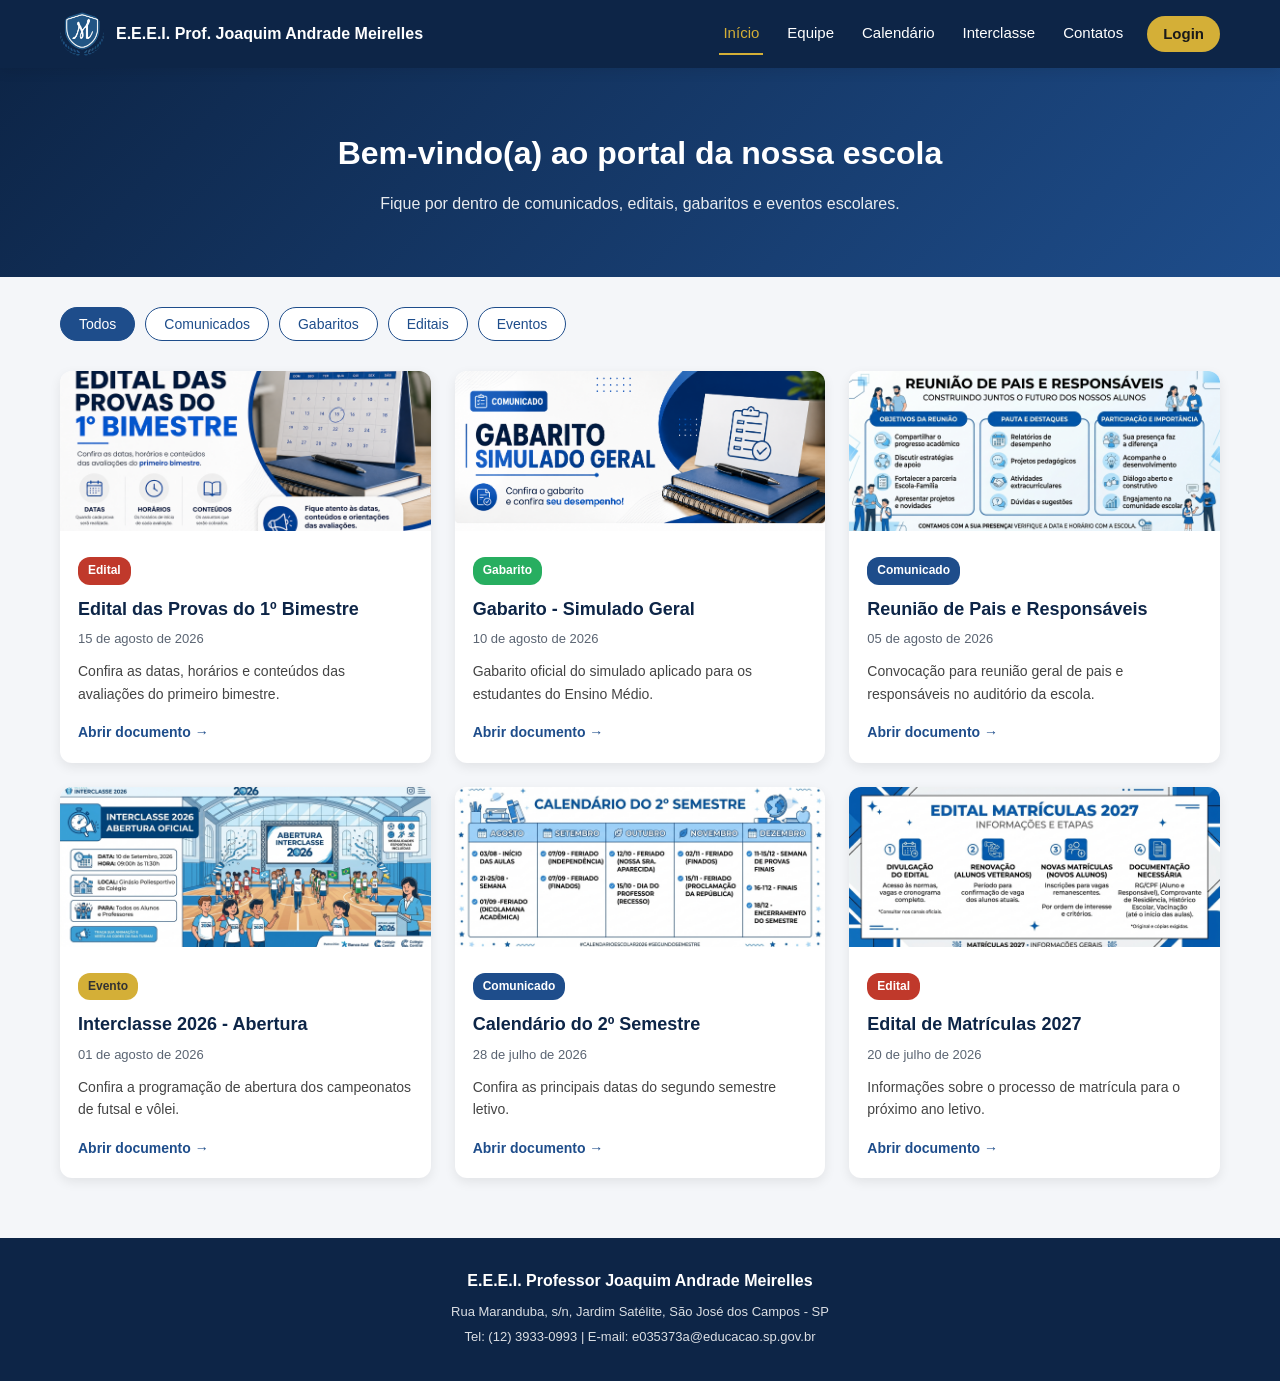
<file: index.html>
<!DOCTYPE html>
<html lang="pt-BR">
<head>
<meta charset="UTF-8">
<meta name="viewport" content="width=device-width, initial-scale=1.0">
<title>E.E.E.I. Prof. Joaquim Andrade Meirelles</title>
<link rel="stylesheet" href="style.css">
</head>
<body>

<header class="header">
  <div class="header-container">
    <a href="index.html" class="logo-link">
      <img src="img/Logo Meirelles.png" alt="Logo da Escola" class="logo-img">
      <span class="school-name">E.E.E.I. Prof. Joaquim Andrade Meirelles</span>
    </a>
    <button class="menu-toggle" id="menuToggle" aria-label="Abrir menu">
      <span></span><span></span><span></span>
    </button>
    <nav class="nav" id="mainNav">
      <a href="index.html" class="active">Início</a>
      <a href="equipe.html">Equipe</a>
      <a href="calendario.html">Calendário</a>
      <a href="interclasse.html">Interclasse</a>
      <a href="contatos.html">Contatos</a>
      <a href="login.html" class="btn-login">Login</a>
    </nav>
  </div>
</header>

<main>
  <section class="hero">
    <h1>Bem-vindo(a) ao portal da nossa escola</h1>
    <p>Fique por dentro de comunicados, editais, gabaritos e eventos escolares.</p>
  </section>

  <section class="filters">
    <button class="filter-btn active" data-filter="todos">Todos</button>
    <button class="filter-btn" data-filter="comunicado">Comunicados</button>
    <button class="filter-btn" data-filter="gabarito">Gabaritos</button>
    <button class="filter-btn" data-filter="edital">Editais</button>
    <button class="filter-btn" data-filter="evento">Eventos</button>
  </section>

  <section class="posts-grid">

    <article class="post-card" data-category="edital">
      <img src="img/edital 1bim.png" alt="Edital de Provas" class="post-image">
      <div class="post-content">
        <span class="post-tag tag-edital">Edital</span>
        <h3>Edital das Provas do 1º Bimestre</h3>
        <p class="post-date">15 de agosto de 2026</p>
        <p class="post-excerpt">Confira as datas, horários e conteúdos das avaliações do primeiro bimestre.</p>
        <a href="#" class="post-link">Abrir documento →</a>
      </div>
    </article>

    <article class="post-card" data-category="gabarito">
      <img src="img/gabarito simulado geral.png" alt="Gabarito do Simulado" class="post-image">
      <div class="post-content">
        <span class="post-tag tag-gabarito">Gabarito</span>
        <h3>Gabarito - Simulado Geral</h3>
        <p class="post-date">10 de agosto de 2026</p>
        <p class="post-excerpt">Gabarito oficial do simulado aplicado para os estudantes do Ensino Médio.</p>
        <a href="#" class="post-link">Abrir documento →</a>
      </div>
    </article>

    <article class="post-card" data-category="comunicado">
      <img src="img/reuniao pr.jpg" alt="Reunião de Pais" class="post-image">
      <div class="post-content">
        <span class="post-tag tag-comunicado">Comunicado</span>
        <h3>Reunião de Pais e Responsáveis</h3>
        <p class="post-date">05 de agosto de 2026</p>
        <p class="post-excerpt">Convocação para reunião geral de pais e responsáveis no auditório da escola.</p>
        <a href="#" class="post-link">Abrir documento →</a>
      </div>
    </article>

    <article class="post-card" data-category="evento">
      <img src="img/interclasse.jpg" alt="Interclasse 2026" class="post-image">
      <div class="post-content">
        <span class="post-tag tag-evento">Evento</span>
        <h3>Interclasse 2026 - Abertura</h3>
        <p class="post-date">01 de agosto de 2026</p>
        <p class="post-excerpt">Confira a programação de abertura dos campeonatos de futsal e vôlei.</p>
        <a href="#" class="post-link">Abrir documento →</a>
      </div>
    </article>

    <article class="post-card" data-category="comunicado">
      <img src="img/calendario 2sem.jpg" alt="Calendário Semestral" class="post-image">
      <div class="post-content">
        <span class="post-tag tag-comunicado">Comunicado</span>
        <h3>Calendário do 2º Semestre</h3>
        <p class="post-date">28 de julho de 2026</p>
        <p class="post-excerpt">Confira as principais datas do segundo semestre letivo.</p>
        <a href="#" class="post-link">Abrir documento →</a>
      </div>
    </article>

    <article class="post-card" data-category="edital">
      <img src="img/matricula 2027.jpg" alt="Matrículas 2027" class="post-image">
      <div class="post-content">
        <span class="post-tag tag-edital">Edital</span>
        <h3>Edital de Matrículas 2027</h3>
        <p class="post-date">20 de julho de 2026</p>
        <p class="post-excerpt">Informações sobre o processo de matrícula para o próximo ano letivo.</p>
        <a href="#" class="post-link">Abrir documento →</a>
      </div>
    </article>

  </section>
</main>

<footer class="footer">
  <div class="footer-container">
    <h3>E.E.E.I. Professor Joaquim Andrade Meirelles</h3>
    <p>Rua Maranduba, s/n, Jardim Satélite, São José dos Campos - SP</p>
    <p>Tel: (12) 3933-0993 | E-mail: e035373a@educacao.sp.gov.br</p>
  </div>
</footer>

<script src="script.js"></script>
</body>
</html>
</file>
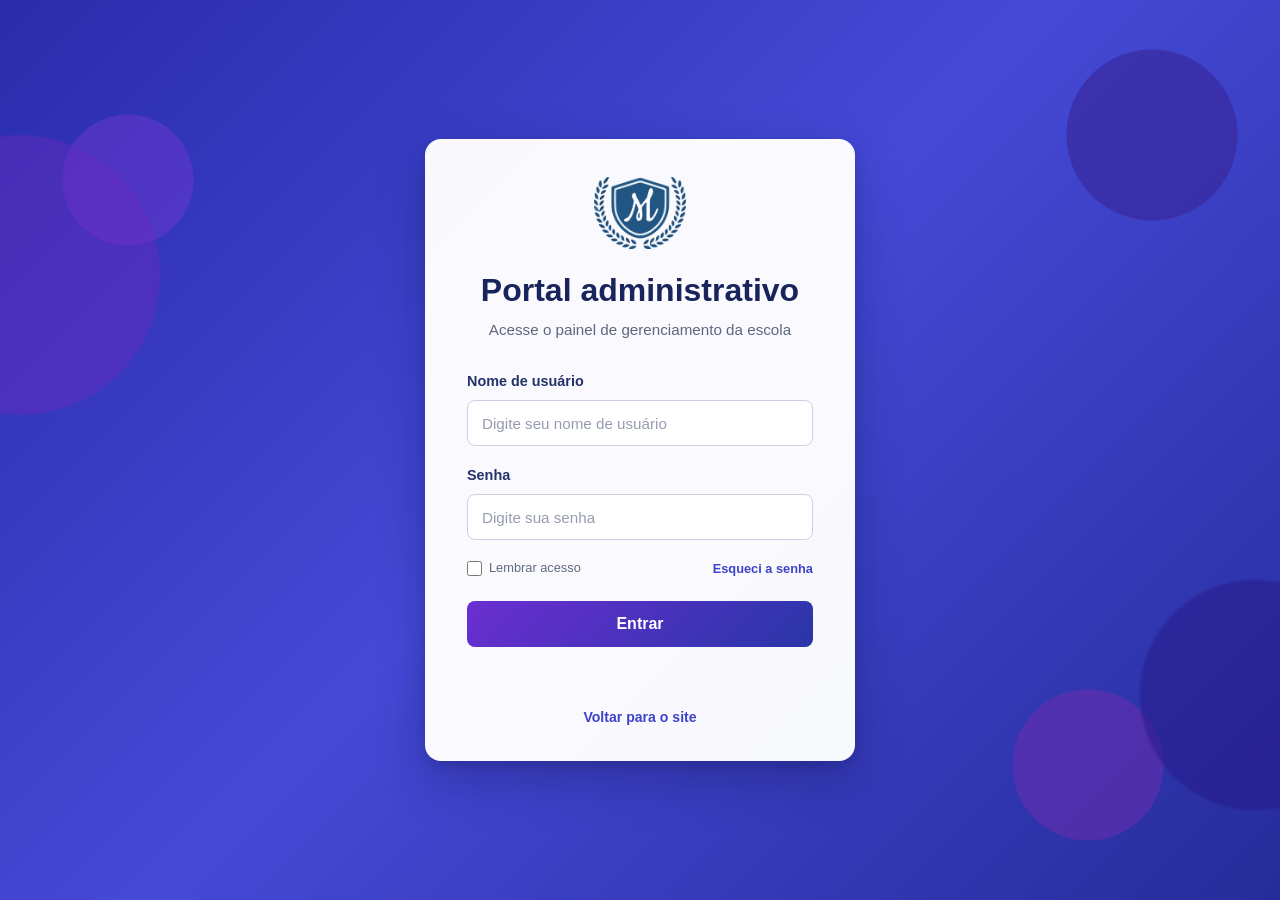
<file: admin.html>
<!DOCTYPE html>
<html lang="pt-BR">
<head>
    <meta charset="UTF-8">
    <meta name="viewport" content="width=device-width, initial-scale=1.0">

    <title>Painel administrativo</title>

    <link rel="stylesheet" href="admin.css">
</head>
<body>

    <script>
        if (sessionStorage.getItem("adminAutorizado") !== "true") {
            window.location.href = "login.html";
        }
    </script>

    <header class="admin-header">
        <div class="admin-brand">
            <span class="admin-logo">JM</span>
            <div>
                <strong>Portal administrativo</strong>
                <small>EEEI Prof. Joaquim Andrade Meirelles</small>
            </div>
        </div>

        <div class="admin-user">
            <span id="nomeAdministrador"></span>
            <a href="index.html" class="btn-ver-site">Ver site</a>
            <button id="btnSair" class="btn-sair">Sair</button>
        </div>
    </header>

    <main class="admin-layout">

        <aside class="admin-sidebar">
            <button class="menu-admin ativo" data-secao="inicio">
                Visão geral
            </button>

            <button class="menu-admin" data-secao="posts">
                Posts do blog
            </button>

            <button class="menu-admin" data-secao="eventos">
                Calendário
            </button>

            <button class="menu-admin" data-secao="equipe">
                Profissionais
            </button>

            <button class="menu-admin" data-secao="jogos">
                Interclasse
            </button>
            <a href="index.html" class="link-menu-admin">Ver site público</a>
        </aside>

        <section class="admin-content">

            <section id="inicio" class="secao-admin ativa">
                <h1>Visão geral</h1>
                <p class="descricao-admin">
                    Gerencie as informações apresentadas no portal da escola.
                </p>

                <div class="cards-resumo">
                    <div class="card-resumo">
                        <span id="totalPosts">0</span>
                        <p>Posts cadastrados</p>
                    </div>

                    <div class="card-resumo">
                        <span id="totalEventos">0</span>
                        <p>Eventos cadastrados</p>
                    </div>

                    <div class="card-resumo">
                        <span id="totalEquipe">0</span>
                        <p>Profissionais cadastrados</p>
                    </div>

                    <div class="card-resumo">
                        <span id="totalJogos">0</span>
                        <p>Jogos cadastrados</p>
                    </div>
                </div>
            </section>

            <section id="posts" class="secao-admin">
                <div class="titulo-secao">
                    <div>
                        <h1>Posts do blog</h1>
                        <p>Adicione, edite ou remova notícias da escola.</p>
                    </div>

                    <button class="btn-principal" id="btnNovoPost">
                        Novo post
                    </button>
                </div>

                <form id="formPost" class="form-admin oculto">
                    <input type="hidden" id="postId">

                    <label for="postTitulo">Título</label>
                    <input type="text" id="postTitulo" required>

                    <label for="postResumo">Resumo</label>
                    <textarea id="postResumo" rows="3" required></textarea>

                    <label for="postConteudo">Conteúdo</label>
                    <textarea id="postConteudo" rows="6" required></textarea>

                    <label for="postImagem">Caminho da imagem</label>
                    <input
                        type="text"
                        id="postImagem"
                        placeholder="imagens/nome-da-imagem.jpg"
                    >

                    <label for="postData">Data de publicação</label>
                    <input type="date" id="postData" required>

                    <div class="acoes-form">
                        <button type="submit" class="btn-principal">
                            Salvar post
                        </button>

                        <button type="button" class="btn-secundario" id="cancelarPost">
                            Cancelar
                        </button>
                    </div>
                </form>

                <div id="listaPosts" class="lista-admin"></div>
            </section>

            <section id="eventos" class="secao-admin">
                <div class="titulo-secao">
                    <div>
                        <h1>Calendário escolar</h1>
                        <p>Gerencie eventos, tarefas, provas e trabalhos.</p>
                    </div>

                    <button class="btn-principal" id="btnNovoEvento">
                        Novo evento
                    </button>
                </div>

                <form id="formEvento" class="form-admin oculto">
                    <input type="hidden" id="eventoId">

                    <label for="eventoTitulo">Título</label>
                    <input type="text" id="eventoTitulo" required>

                    <label for="eventoDescricao">Descrição</label>
                    <textarea id="eventoDescricao" rows="4" required></textarea>

                    <label for="eventoTipo">Tipo</label>
                    <select id="eventoTipo" required>
                        <option value="">Selecione</option>
                        <option value="Evento escolar">Evento escolar</option>
                        <option value="Entrega de trabalho">Entrega de trabalho</option>
                        <option value="Tarefa">Tarefa</option>
                        <option value="Prova">Prova</option>
                        <option value="Jogo do interclasse">Jogo do interclasse</option>
                    </select>

                    <label for="eventoTurma">Turma</label>
                    <select id="eventoTurma" required>
                        <option value="Todas">Todas as turmas</option>
                        <option value="1º A">1º A</option>
                        <option value="1º B">1º B</option>
                        <option value="2º A">2º A</option>
                        <option value="2º B">2º B</option>
                        <option value="3º A">3º A</option>
                        <option value="3º B">3º B</option>
                    </select>

                    <label for="eventoData">Data</label>
                    <input type="date" id="eventoData" required>

                    <div class="acoes-form">
                        <button type="submit" class="btn-principal">
                            Salvar evento
                        </button>

                        <button type="button" class="btn-secundario" id="cancelarEvento">
                            Cancelar
                        </button>
                    </div>
                </form>

                <div id="listaEventos" class="lista-admin"></div>
            </section>

            <section id="equipe" class="secao-admin">
                <div class="titulo-secao">
                    <div>
                        <h1>Profissionais</h1>
                        <p>Gerencie os profissionais apresentados no site.</p>
                    </div>

                    <button class="btn-principal" id="btnNovoProfissional">
                        Novo profissional
                    </button>
                </div>

                <form id="formProfissional" class="form-admin oculto">
                    <input type="hidden" id="profissionalId">

                    <label for="profissionalNome">Nome</label>
                    <input type="text" id="profissionalNome" required>

                    <label for="profissionalCargo">Cargo</label>
                    <input type="text" id="profissionalCargo" required>

                    <label for="profissionalDescricao">Descrição</label>
                    <textarea id="profissionalDescricao" rows="4" required></textarea>

                    <label for="profissionalImagem">Caminho da imagem</label>
                    <input
                        type="text"
                        id="profissionalImagem"
                        placeholder="imagens/equipe/nome.jpg"
                    >

                    <div class="acoes-form">
                        <button type="submit" class="btn-principal">
                            Salvar profissional
                        </button>

                        <button type="button" class="btn-secundario" id="cancelarProfissional">
                            Cancelar
                        </button>
                    </div>
                </form>

                <div id="listaEquipe" class="lista-admin"></div>
            </section>

            <section id="jogos" class="secao-admin">
                <div class="titulo-secao">
                    <div>
                        <h1>Interclasse</h1>
                        <p>Cadastre os próximos jogos do interclasse.</p>
                    </div>

                    <button class="btn-principal" id="btnNovoJogo">
                        Novo jogo
                    </button>
                </div>

                <form id="formJogo" class="form-admin oculto">
                    <input type="hidden" id="jogoId">

                    <label for="jogoModalidade">Modalidade</label>
                    <input type="text" id="jogoModalidade" placeholder="Ex.: Futsal" required>

                    <label for="jogoTurmaA">Primeira turma</label>
                    <input type="text" id="jogoTurmaA" placeholder="Ex.: 2º A" required>

                    <label for="jogoTurmaB">Segunda turma</label>
                    <input type="text" id="jogoTurmaB" placeholder="Ex.: 3º B" required>

                    <label for="jogoDia">Dia</label>
                    <input type="date" id="jogoDia" required>

                    <label for="jogoPeriodo">Período</label>
                    <select id="jogoPeriodo" required>
                        <option value="">Selecione</option>
                        <option value="1">1º período</option>
                        <option value="2">2º período</option>
                        <option value="3">3º período</option>
                        <option value="4">4º período</option>
                        <option value="5">5º período</option>
                        <option value="6">6º período</option>
                        <option value="7">7º período</option>
                        <option value="8">8º período</option>
                        <option value="9">9º período</option>
                    </select>

                    <div class="acoes-form">
                        <button type="submit" class="btn-principal">
                            Salvar jogo
                        </button>

                        <button type="button" class="btn-secundario" id="cancelarJogo">
                            Cancelar
                        </button>
                    </div>
                </form>

                <div id="listaJogos" class="lista-admin"></div>
            </section>

        </section>
    </main>

    <script src="admin.js"></script>
</body>
</html>
</file>
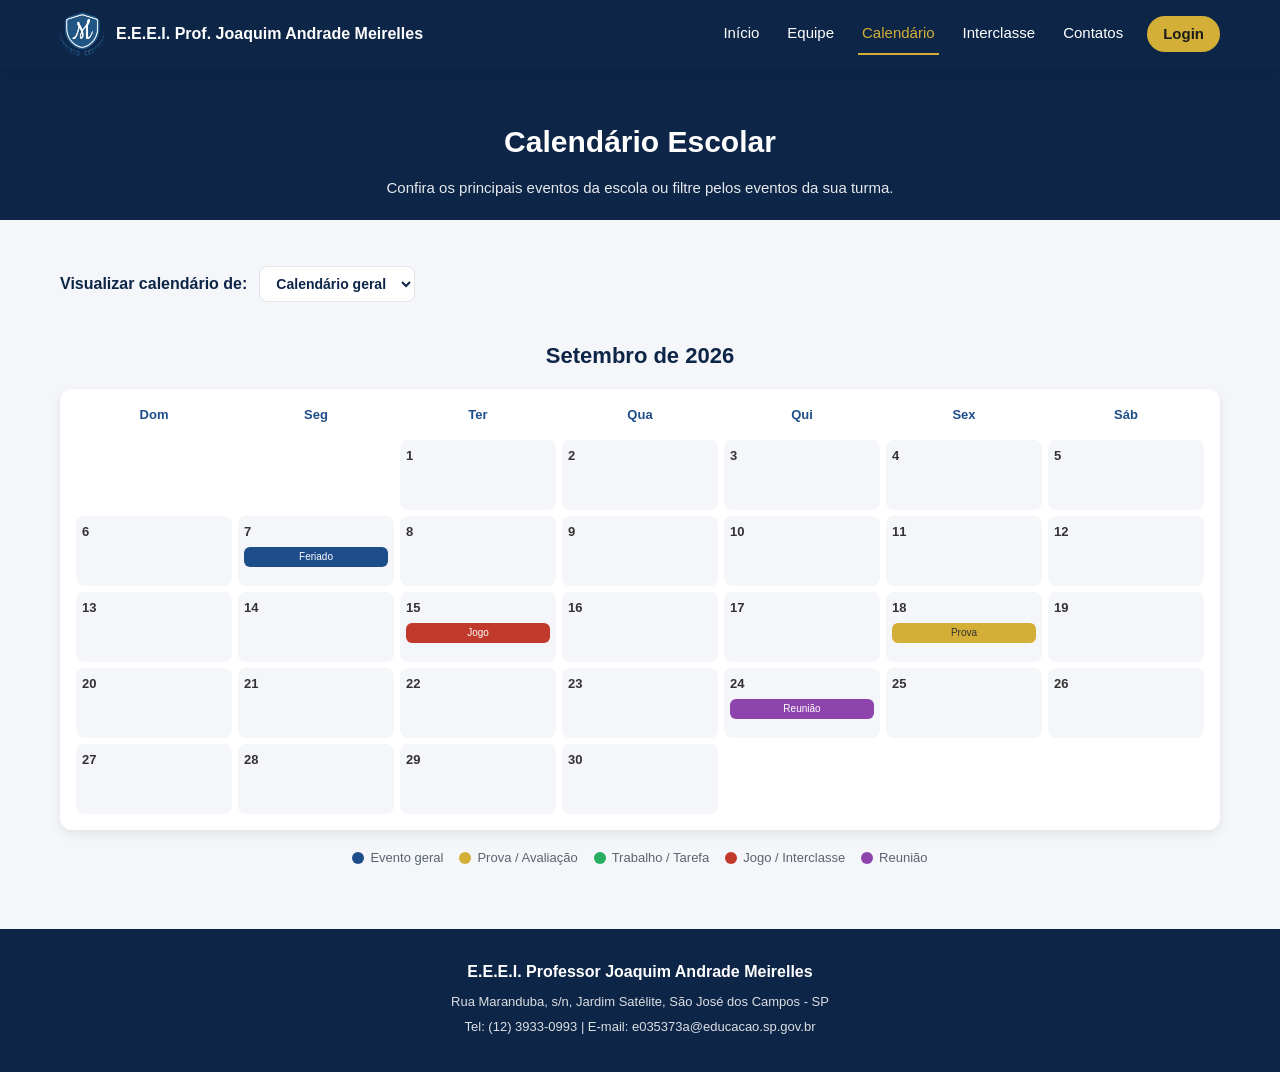
<file: calendario.html>
<!DOCTYPE html>
<html lang="pt-BR">
<head>
<meta charset="UTF-8">
<meta name="viewport" content="width=device-width, initial-scale=1.0">
<title>Calendário - E.E.E.I. Prof. Joaquim Andrade Meirelles</title>
<link rel="stylesheet" href="style.css">
</head>
<body>

<header class="header">
  <div class="header-container">
    <a href="index.html" class="logo-link">
      <img src="img/Logo Meirelles.png" alt="Brasão da escola formado por um escudo azul com contorno branco, a letra M estilizada em branco no centro e ramos de louro azuis ao redor. O símbolo apresenta aparência formal e acolhedora e representa a identidade da escola." class="logo-img">
      <span class="school-name">E.E.E.I. Prof. Joaquim Andrade Meirelles</span>
    </a>
    <button class="menu-toggle" id="menuToggle" aria-label="Abrir menu">
      <span></span><span></span><span></span>
    </button>
    <nav class="nav" id="mainNav">
      <a href="index.html">Início</a>
      <a href="equipe.html">Equipe</a>
      <a href="calendario.html" class="active">Calendário</a>
      <a href="interclasse.html">Interclasse</a>
      <a href="contatos.html">Contatos</a>
      <a href="login.html" class="btn-login">Login</a>
    </nav>
  </div>
</header>

<main>
  <section class="page-title">
    <h1>Calendário Escolar</h1>
    <p>Confira os principais eventos da escola ou filtre pelos eventos da sua turma.</p>
  </section>

  <section class="calendar-select-hint">
    <label for="turmaSelect">Visualizar calendário de:</label>
    <select id="turmaSelect">
      <option value="geral">Calendário geral</option>
      <option value="1º A">1º A</option>
      <option value="1º B">1º B</option>
      <option value="1º C">1º C</option>
      <option value="2º A">2º A</option>
      <option value="2º B">2º B</option>
      <option value="2º C">2º C</option>
      <option value="3º A">3º A</option>
      <option value="3º B">3º B</option>
      <option value="3º C">3º C</option>
    </select>
  </section>

  <section class="calendar-wrapper">
    <div class="calendar-header">
      <h2>Setembro de 2026</h2>
    </div>

    <div class="calendar-grid">
      <div class="calendar-day-name">Dom</div>
      <div class="calendar-day-name">Seg</div>
      <div class="calendar-day-name">Ter</div>
      <div class="calendar-day-name">Qua</div>
      <div class="calendar-day-name">Qui</div>
      <div class="calendar-day-name">Sex</div>
      <div class="calendar-day-name">Sáb</div>

      <div class="calendar-day empty"></div>
      <div class="calendar-day empty"></div>
      <div class="calendar-day"><span class="day-number">1</span></div>
      <div class="calendar-day"><span class="day-number">2</span></div>
      <div class="calendar-day"><span class="day-number">3</span></div>
      <div class="calendar-day"><span class="day-number">4</span></div>
      <div class="calendar-day"><span class="day-number">5</span></div>

      <div class="calendar-day"><span class="day-number">6</span></div>
      <div class="calendar-day"><span class="day-number">7</span><span class="event-dot event-geral" title="Feriado - Independência">Feriado</span></div>
      <div class="calendar-day"><span class="day-number">8</span></div>
      <div class="calendar-day"><span class="day-number">9</span></div>
      <div class="calendar-day"><span class="day-number">10</span></div>
      <div class="calendar-day"><span class="day-number">11</span></div>
      <div class="calendar-day"><span class="day-number">12</span></div>

      <div class="calendar-day"><span class="day-number">13</span></div>
      <div class="calendar-day"><span class="day-number">14</span></div>
      <div class="calendar-day"><span class="day-number">15</span><span class="event-dot event-jogo" title="Futsal 2A x 3C">Jogo</span></div>
      <div class="calendar-day"><span class="day-number">16</span></div>
      <div class="calendar-day"><span class="day-number">17</span></div>
      <div class="calendar-day"><span class="day-number">18</span><span class="event-dot event-prova" title="Prova de Biologia">Prova</span></div>
      <div class="calendar-day"><span class="day-number">19</span></div>

      <div class="calendar-day"><span class="day-number">20</span></div>
      <div class="calendar-day"><span class="day-number">21</span></div>
      <div class="calendar-day"><span class="day-number">22</span></div>
      <div class="calendar-day"><span class="day-number">23</span></div>
      <div class="calendar-day"><span class="day-number">24</span><span class="event-dot event-reuniao" title="Reunião de Pais">Reunião</span></div>
      <div class="calendar-day"><span class="day-number">25</span></div>
      <div class="calendar-day"><span class="day-number">26</span></div>

      <div class="calendar-day"><span class="day-number">27</span></div>
      <div class="calendar-day"><span class="day-number">28</span></div>
      <div class="calendar-day"><span class="day-number">29</span></div>
      <div class="calendar-day"><span class="day-number">30</span></div>
      <div class="calendar-day empty"></div>
      <div class="calendar-day empty"></div>
      <div class="calendar-day empty"></div>
    </div>

    <div class="calendar-legend">
      <span class="legend-item"><span class="legend-dot event-geral"></span> Evento geral</span>
      <span class="legend-item"><span class="legend-dot event-prova"></span> Prova / Avaliação</span>
      <span class="legend-item"><span class="legend-dot event-trabalho"></span> Trabalho / Tarefa</span>
      <span class="legend-item"><span class="legend-dot event-jogo"></span> Jogo / Interclasse</span>
      <span class="legend-item"><span class="legend-dot event-reuniao"></span> Reunião</span>
    </div>
  </section>
</main>

<footer class="footer">
  <div class="footer-container">
    <h3>E.E.E.I. Professor Joaquim Andrade Meirelles</h3>
    <p>Rua Maranduba, s/n, Jardim Satélite, São José dos Campos - SP</p>
    <p>Tel: (12) 3933-0993 | E-mail: e035373a@educacao.sp.gov.br</p>
  </div>
</footer>

<script src="script.js"></script>
</body>
</html>
</file>
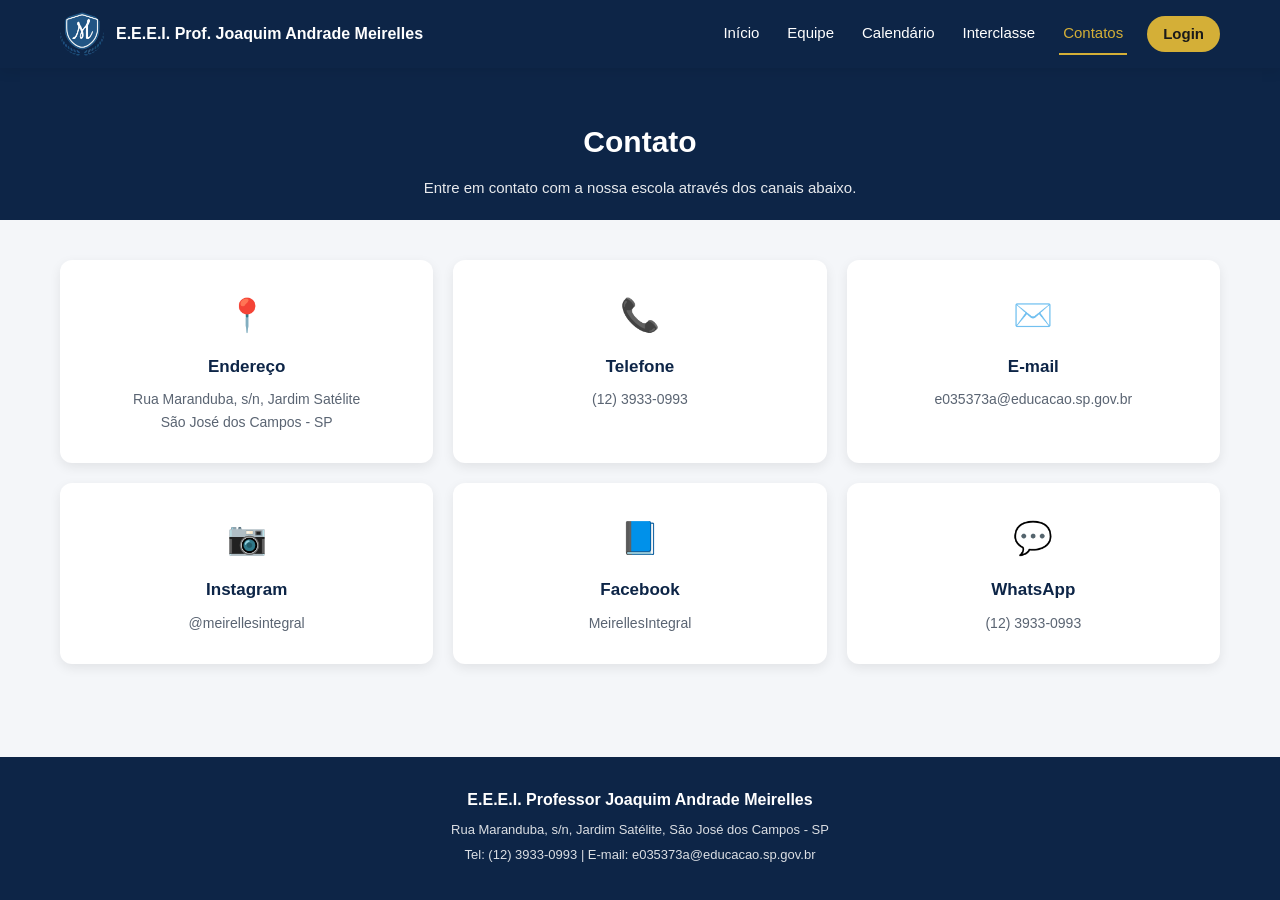
<file: contatos.html>
<!DOCTYPE html>
<html lang="pt-BR">
<head>
<meta charset="UTF-8">
<meta name="viewport" content="width=device-width, initial-scale=1.0">
<title>Contatos - E.E.E.I. Prof. Joaquim Andrade Meirelles</title>
<link rel="stylesheet" href="style.css">
</head>
<body>

<header class="header">
  <div class="header-container">
    <a href="index.html" class="logo-link">
      <img src="img/Logo Meirelles.png" alt="Logotipo da E.E.E.I. Prof. Joaquim Andrade Meirelles, exibido no cabeçalho do site, com o nome da escola" class="logo-img">
      <span class="school-name">E.E.E.I. Prof. Joaquim Andrade Meirelles</span>
    </a>
    <button class="menu-toggle" id="menuToggle" aria-label="Abrir menu">
      <span></span><span></span><span></span>
    </button>
    <nav class="nav" id="mainNav">
      <a href="index.html">Início</a>
      <a href="equipe.html">Equipe</a>
      <a href="calendario.html">Calendário</a>
      <a href="interclasse.html">Interclasse</a>
      <a href="contatos.html" class="active">Contatos</a>
      <a href="login.html" class="btn-login">Login</a>
    </nav>
  </div>
</header>

<main>
  <section class="page-title">
    <h1>Contato</h1>
    <p>Entre em contato com a nossa escola através dos canais abaixo.</p>
  </section>

  <section class="contacts-grid">

    <div class="contact-card">
      <div class="contact-icon">📍</div>
      <h3>Endereço</h3>
      <p>Rua Maranduba, s/n, Jardim Satélite<br>São José dos Campos - SP</p>
    </div>

    <a href="tel:1239330993" class="contact-card">
      <div class="contact-icon">📞</div>
      <h3>Telefone</h3>
      <p>(12) 3933-0993</p>
    </a>

    <a href="mailto:e035373a@educacao.sp.gov.br" class="contact-card">
      <div class="contact-icon">✉️</div>
      <h3>E-mail</h3>
      <p>e035373a@educacao.sp.gov.br</p>
    </a>

    <a href="https://www.instagram.com/meirellesintegral" target="_blank" rel="noopener noreferrer" class="contact-card">
      <div class="contact-icon">📷</div>
      <h3>Instagram</h3>
      <p>@meirellesintegral</p>
    </a>

    <a href="https://www.facebook.com/MeirellesIntegral" target="_blank" rel="noopener noreferrer" class="contact-card">
      <div class="contact-icon">📘</div>
      <h3>Facebook</h3>
      <p>MeirellesIntegral</p>
    </a>

    <a href="https://wa.me/551239330993" target="_blank" rel="noopener noreferrer" class="contact-card">
      <div class="contact-icon">💬</div>
      <h3>WhatsApp</h3>
      <p>(12) 3933-0993</p>
    </a>

  </section>
</main>

<footer class="footer">
  <div class="footer-container">
    <h3>E.E.E.I. Professor Joaquim Andrade Meirelles</h3>
    <p>Rua Maranduba, s/n, Jardim Satélite, São José dos Campos - SP</p>
    <p>Tel: (12) 3933-0993 | E-mail: e035373a@educacao.sp.gov.br</p>
  </div>
</footer>

<script src="script.js"></script>
</body>
</html>
</file>
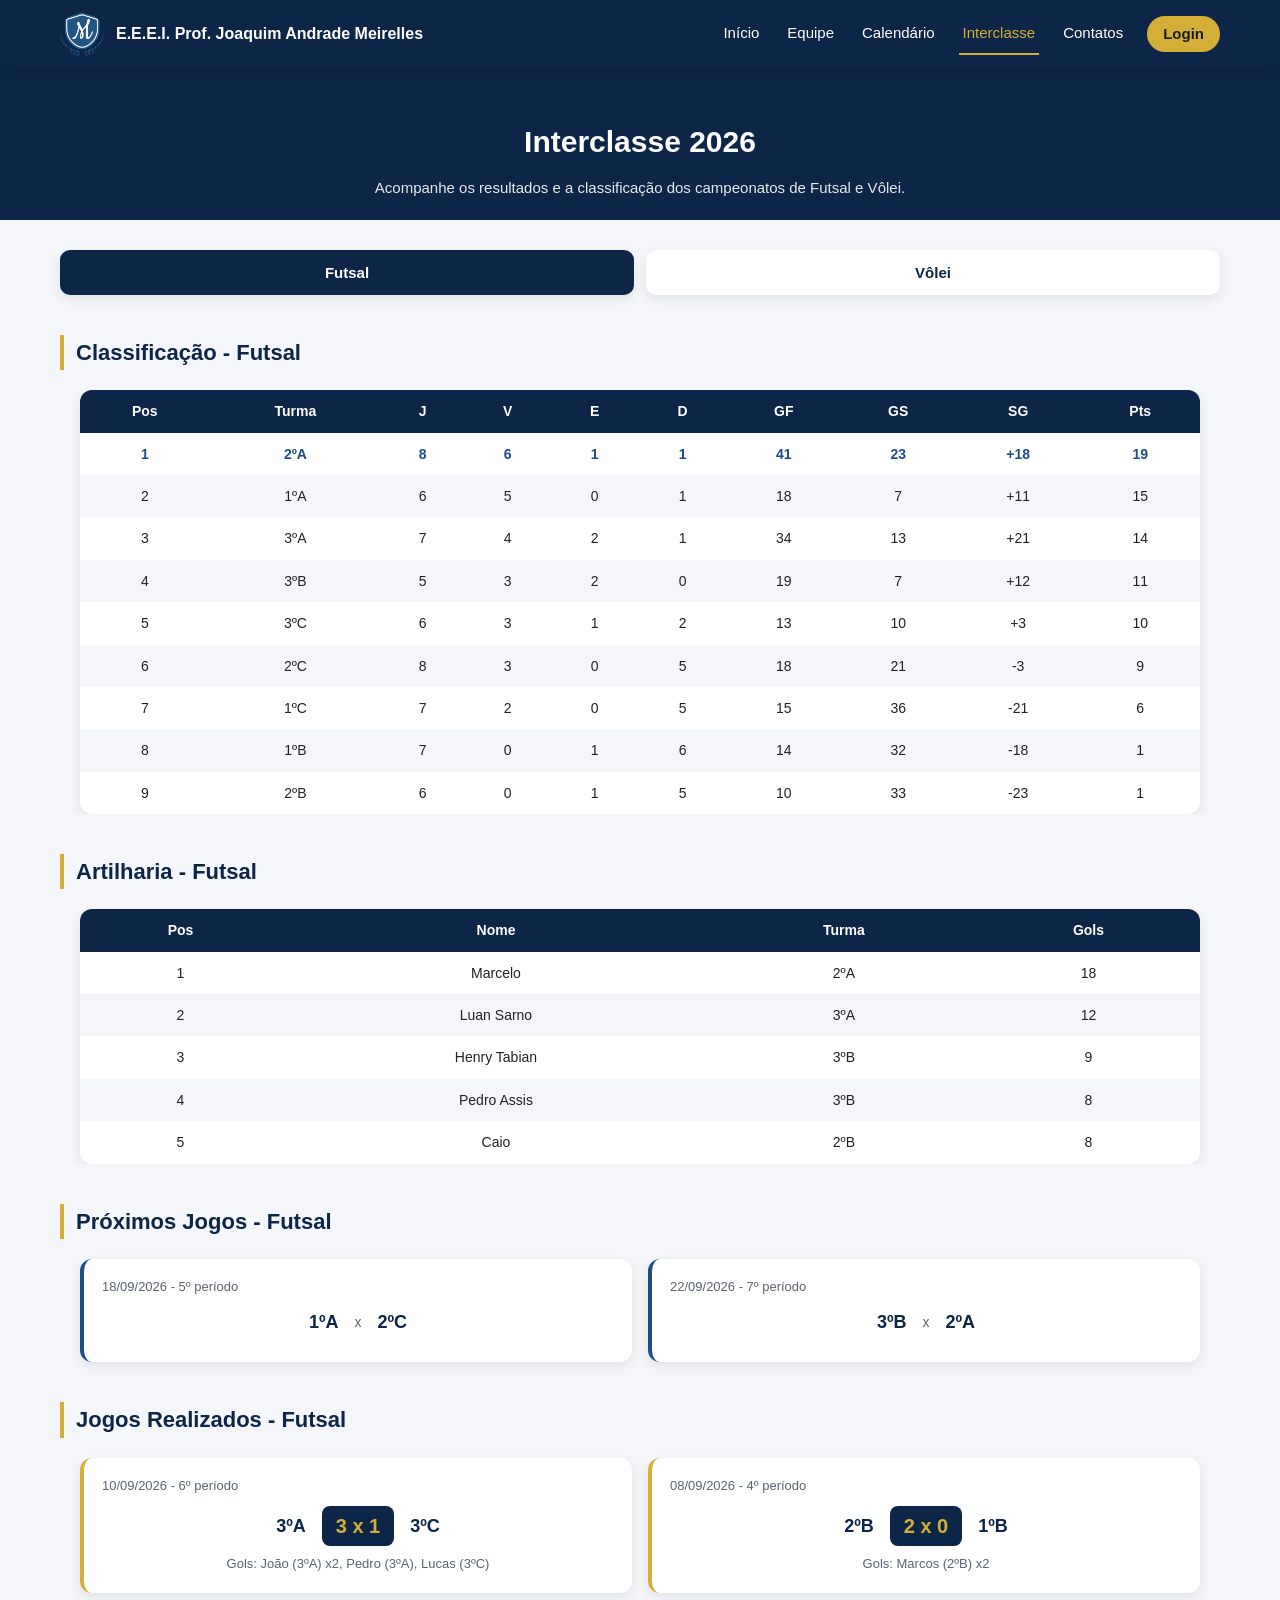
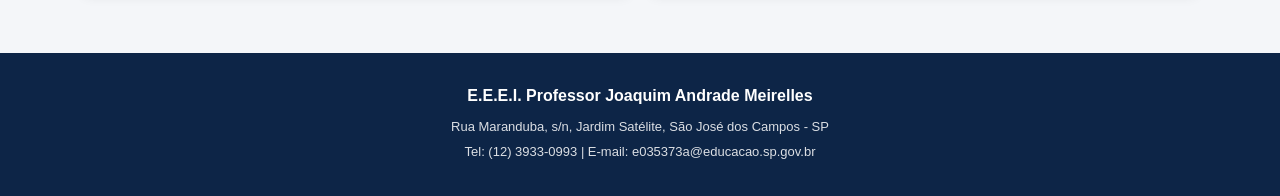
<file: interclasse.html>
<!DOCTYPE html>
<html lang="pt-BR">
<head>
<meta charset="UTF-8">
<meta name="viewport" content="width=device-width, initial-scale=1.0">
<title>Interclasse - E.E.E.I. Prof. Joaquim Andrade Meirelles</title>
<link rel="stylesheet" href="style.css">
</head>
<body>

<header class="header">
  <div class="header-container">
    <a href="index.html" class="logo-link">
      <img src="img/Logo Meirelles.png" alt="Logotipo azul e branco da Escola Meirelles: um escudo com as iniciais estilizadas M, cercado por ramos de louro sobre fundo transparente, transmitindo uma identidade institucional e acolhedora" class="logo-img">
      <span class="school-name">E.E.E.I. Prof. Joaquim Andrade Meirelles</span>
    </a>
    <button class="menu-toggle" id="menuToggle" aria-label="Abrir menu">
      <span></span><span></span><span></span>
    </button>
    <nav class="nav" id="mainNav">
      <a href="index.html">Início</a>
      <a href="equipe.html">Equipe</a>
      <a href="calendario.html">Calendário</a>
      <a href="interclasse.html" class="active">Interclasse</a>
      <a href="contatos.html">Contatos</a>
      <a href="login.html" class="btn-login">Login</a>
    </nav>
  </div>
</header>

<main>
  <section class="page-title">
    <h1>Interclasse 2026</h1>
    <p>Acompanhe os resultados e a classificação dos campeonatos de Futsal e Vôlei.</p>
  </section>

  <section class="sport-tabs">
    <button class="sport-tab active" data-sport="futsal">Futsal</button>
    <button class="sport-tab" data-sport="volei">Vôlei</button>
  </section>

  <!-- FUTSAL -->
  <section class="sport-content" id="futsal">
    <h2 class="section-heading">Classificação - Futsal</h2>
    <div class="table-wrapper">
      <table class="ranking-table">
        <thead>
          <tr>
            <th>Pos</th>
            <th>Turma</th>
            <th>J</th>
            <th>V</th>
            <th>E</th>
            <th>D</th>
            <th>GF</th>
            <th>GS</th>
            <th>SG</th>
            <th>Pts</th>
          </tr>
        </thead>
        <tbody>
          <tr><td>1</td><td>2ºA</td><td>8</td><td>6</td><td>1</td><td>1</td><td>41</td><td>23</td><td>+18</td><td>19</td></tr>
          <tr><td>2</td><td>1ºA</td><td>6</td><td>5</td><td>0</td><td>1</td><td>18</td><td>7</td><td>+11</td><td>15</td></tr>
          <tr><td>3</td><td>3ºA</td><td>7</td><td>4</td><td>2</td><td>1</td><td>34</td><td>13</td><td>+21</td><td>14</td></tr>
          <tr><td>4</td><td>3ºB</td><td>5</td><td>3</td><td>2</td><td>0</td><td>19</td><td>7</td><td>+12</td><td>11</td></tr>
          <tr><td>5</td><td>3ºC</td><td>6</td><td>3</td><td>1</td><td>2</td><td>13</td><td>10</td><td>+3</td><td>10</td></tr>
          <tr><td>6</td><td>2ºC</td><td>8</td><td>3</td><td>0</td><td>5</td><td>18</td><td>21</td><td>-3</td><td>9</td></tr>
          <tr><td>7</td><td>1ºC</td><td>7</td><td>2</td><td>0</td><td>5</td><td>15</td><td>36</td><td>-21</td><td>6</td></tr>
          <tr><td>8</td><td>1ºB</td><td>7</td><td>0</td><td>1</td><td>6</td><td>14</td><td>32</td><td>-18</td><td>1</td></tr>
          <tr><td>9</td><td>2ºB</td><td>6</td><td>0</td><td>1</td><td>5</td><td>10</td><td>33</td><td>-23</td><td>1</td></tr>
        </tbody>
      </table>
    </div>

    <h2 class="section-heading">Artilharia - Futsal</h2>
    <div class="table-wrapper">
      <table class="scorers-table">
        <thead>
          <tr><th>Pos</th><th>Nome</th><th>Turma</th><th>Gols</th></tr>
        </thead>
        <tbody>
          <tr><td>1</td><td>Marcelo</td><td>2ºA</td><td>18</td></tr>
          <tr><td>2</td><td>Luan Sarno</td><td>3ºA</td><td>12</td></tr>
          <tr><td>3</td><td>Henry Tabian</td><td>3ºB</td><td>9</td></tr>
          <tr><td>4</td><td>Pedro Assis</td><td>3ºB</td><td>8</td></tr>
          <tr><td>5</td><td>Caio</td><td>2ºB</td><td>8</td></tr>
        </tbody>
      </table>
    </div>

    <h2 class="section-heading">Próximos Jogos - Futsal</h2>
    <div class="matches-grid">
      <div class="match-card upcoming">
        <p class="match-date">18/09/2026 - 5º período</p>
        <div class="match-teams">
          <span>1ºA</span>
          <span class="vs">x</span>
          <span>2ºC</span>
        </div>
      </div>
      <div class="match-card upcoming">
        <p class="match-date">22/09/2026 - 7º período</p>
        <div class="match-teams">
          <span>3ºB</span>
          <span class="vs">x</span>
          <span>2ºA</span>
        </div>
      </div>
    </div>

    <h2 class="section-heading">Jogos Realizados - Futsal</h2>
    <div class="matches-grid">
      <div class="match-card finished">
        <p class="match-date">10/09/2026 - 6º período</p>
        <div class="match-teams">
          <span>3ºA</span>
          <span class="score">3 x 1</span>
          <span>3ºC</span>
        </div>
        <p class="match-scorers">Gols: João (3ºA) x2, Pedro (3ºA), Lucas (3ºC)</p>
      </div>
      <div class="match-card finished">
        <p class="match-date">08/09/2026 - 4º período</p>
        <div class="match-teams">
          <span>2ºB</span>
          <span class="score">2 x 0</span>
          <span>1ºB</span>
        </div>
        <p class="match-scorers">Gols: Marcos (2ºB) x2</p>
      </div>
    </div>
  </section>

  <!-- VOLEI -->
  <section class="sport-content" id="volei" style="display:none;">
    <h2 class="section-heading">Classificação - Vôlei</h2>
    <div class="table-wrapper">
      <table class="ranking-table">
        <thead>
          <tr>
            <th>Pos</th>
            <th>Turma</th>
            <th>J</th>
            <th>V</th>
            <th>D</th>
            <th>SV</th>
            <th>SP</th>
            <th>SS</th>
            <th>Pts</th>
          </tr>
        </thead>
        <tbody>
          <tr><td>1</td><td>3ºC</td><td>4</td><td>4</td><td>0</td><td>9</td><td>3</td><td>+6</td><td>12</td></tr>
          <tr><td>2</td><td>3ºA</td><td>4</td><td>3</td><td>1</td><td>8</td><td>4</td><td>+4</td><td>9</td></tr>
          <tr><td>3</td><td>2ºA</td><td>4</td><td>2</td><td>2</td><td>6</td><td>7</td><td>-1</td><td>6</td></tr>
          <tr><td>4</td><td>1ºA</td><td>4</td><td>1</td><td>3</td><td>4</td><td>9</td><td>-5</td><td>3</td></tr>
        </tbody>
      </table>
    </div>

    <h2 class="section-heading">Próximos Jogos - Vôlei</h2>
    <div class="matches-grid">
      <div class="match-card upcoming">
        <p class="match-date">19/09/2026 - 3º período</p>
        <div class="match-teams">
          <span>2ºA</span>
          <span class="vs">x</span>
          <span>1ºA</span>
        </div>
      </div>
    </div>

    <h2 class="section-heading">Jogos Realizados - Vôlei</h2>
    <div class="matches-grid">
      <div class="match-card finished">
        <p class="match-date">09/09/2026 - 2º período</p>
        <div class="match-teams">
          <span>3ºA</span>
          <span class="score">3 x 1</span>
          <span>3ºC</span>
        </div>
        <p class="match-sets">Sets: 21-19, 18-21, 21-17, 21-15</p>
      </div>
    </div>
  </section>
</main>

<footer class="footer">
  <div class="footer-container">
    <h3>E.E.E.I. Professor Joaquim Andrade Meirelles</h3>
    <p>Rua Maranduba, s/n, Jardim Satélite, São José dos Campos - SP</p>
    <p>Tel: (12) 3933-0993 | E-mail: e035373a@educacao.sp.gov.br</p>
  </div>
</footer>

<script src="script.js"></script>
</body>
</html>
</file>
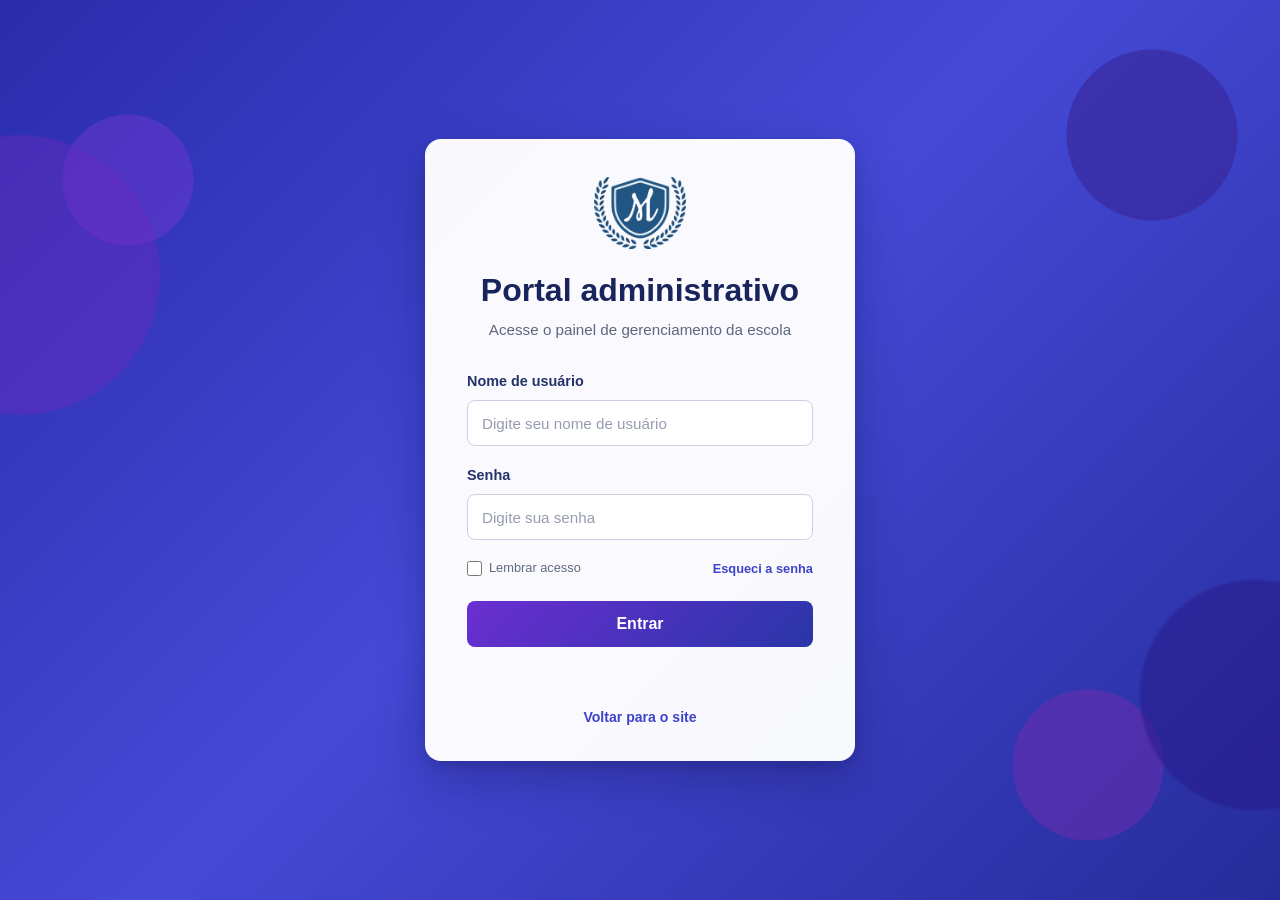
<file: login.html>
<!DOCTYPE html>
<html lang="pt-BR">
<head>
    <meta charset="UTF-8">
    <meta name="viewport" content="width=device-width, initial-scale=1.0">

    <title>Portal administrativo | Escola</title>

    <link rel="stylesheet" href="style.css">
</head>

<body class="login-page">

    <main class="login-wrapper">
        <section class="login-card" aria-labelledby="titulo-login">

            <div class="login-brand">
                <img 
                    src="img/Logo Meirelles.png"
                    alt="Logo da escola"
                    class="login-logo"
                >
            </div>

            <h1 id="titulo-login">Portal administrativo</h1>

            <p class="login-subtitle">
                Acesse o painel de gerenciamento da escola
            </p>

            <form id="loginForm" class="login-form">

                <div class="form-group">
                    <label for="nome">Nome de usuário</label>

                    <input
                        type="text"
                        id="nome"
                        name="nome"
                        placeholder="Digite seu nome de usuário"
                        autocomplete="username"
                        required
                    >
                </div>

                <div class="form-group">
                    <label for="senha">Senha</label>

                    <input
                        type="password"
                        id="senha"
                        name="senha"
                        placeholder="Digite sua senha"
                        autocomplete="current-password"
                        required
                    >
                </div>

                <div class="login-options">
                    <label class="remember-option">
                        <input type="checkbox" id="lembrarAcesso">
                        <span>Lembrar acesso</span>
                    </label>

                    <button
                        type="button"
                        id="btnEsqueciSenha"
                        class="forgot-password"
                    >
                        Esqueci a senha
                    </button>
                </div>

                <button type="submit" class="login-button">
                    Entrar
                </button>

                <p
                    id="mensagemLogin"
                    class="mensagem-login"
                    role="alert"
                    aria-live="polite"
                ></p>

            </form>

            <a href="index.html" class="back-to-site">
                Voltar para o site
            </a>

        </section>
    </main>

    <script src="login.js"></script>
</body>
</html>
</file>
<file: style.css>
:root {
  --azul-marinho: #0d2547;
  --azul-medio: #1e4d8b;
  --azul-claro: #4a90d9;
  --dourado: #d4af37;
  --branco: #ffffff;
  --cinza-claro: #f4f6f9;
  --cinza-medio: #e2e6ea;
  --cinza-texto: #5a6472;
  --sombra: 0 4px 12px rgba(0,0,0,0.08);
}

* {
  margin: 0;
  padding: 0;
  box-sizing: border-box;
}

/* Garante que o rodapé fique sempre colado no final mesmo com pouco conteúdo */
body {
  font-family: 'Segoe UI', Arial, sans-serif;
  background-color: var(--cinza-claro);
  color: #222;
  line-height: 1.6;
  min-height: 100vh;
  display: flex;
  flex-direction: column;
}

main {
  flex: 1;
}

/* HEADER */
.header {
  background-color: var(--azul-marinho);
  position: sticky;
  top: 0;
  z-index: 1000;
  box-shadow: var(--sombra);
}

.header-container {
  max-width: 1200px;
  margin: 0 auto;
  display: flex;
  align-items: center;
  justify-content: space-between;
  padding: 12px 20px;
  flex-wrap: wrap;
}

.logo-link {
  display: flex;
  align-items: center;
  gap: 12px;
  text-decoration: none;
  color: var(--branco);
}

.logo-img {
  width: 44px;
  height: 44px;
  border-radius: 50%;
  object-fit: cover;
  border: none;
  display: block;
}

.school-name {
  font-weight: 600;
  font-size: 16px;
}

.nav {
  display: flex;
  align-items: center;
  gap: 20px;
}

.nav a {
  color: var(--branco);
  text-decoration: none;
  font-size: 15px;
  font-weight: 500;
  padding: 8px 4px;
  border-bottom: 2px solid transparent;
  transition: 0.2s;
}

.nav a:hover,
.nav a.active {
  border-bottom: 2px solid var(--dourado);
  color: var(--dourado);
}

.btn-login {
  background-color: var(--dourado);
  color: #1a1a1a !important;
  font-weight: 600 !important;
  padding: 6px 16px !important;
  border-radius: 20px;
  border-bottom: none !important;
  transition: opacity 0.2s;
}

.btn-login:hover {
  opacity: 0.9;
  border-bottom: none !important;
}

.menu-toggle {
  display: none;
  flex-direction: column;
  gap: 5px;
  background: none;
  border: none;
  cursor: pointer;
}

.menu-toggle span {
  width: 26px;
  height: 3px;
  background-color: var(--branco);
  border-radius: 2px;
}

/* HERO */
.hero {
  background: linear-gradient(135deg, var(--azul-marinho), var(--azul-medio));
  color: var(--branco);
  text-align: center;
  padding: 60px 20px;
}

.hero h1 {
  font-size: 32px;
  margin-bottom: 12px;
}

.hero p {
  font-size: 16px;
  opacity: 0.9;
}

/* PAGE TITLE */
.page-title {
  text-align: center;
  padding: 50px 20px 20px;
  background-color: var(--azul-marinho);
  color: var(--branco);
}

.page-title h1 {
  font-size: 30px;
  margin-bottom: 10px;
}

.page-title p {
  opacity: 0.9;
  font-size: 15px;
}

/* FILTERS */
.filters {
  max-width: 1200px;
  margin: 30px auto 0;
  padding: 0 20px;
  display: flex;
  gap: 10px;
  flex-wrap: wrap;
}

.filter-btn {
  padding: 8px 18px;
  border-radius: 20px;
  border: 1px solid var(--azul-medio);
  background-color: var(--branco);
  color: var(--azul-medio);
  cursor: pointer;
  font-size: 14px;
  transition: 0.2s;
}

.filter-btn.active,
.filter-btn:hover {
  background-color: var(--azul-medio);
  color: var(--branco);
}

/* POSTS */
.posts-grid {
  max-width: 1200px;
  margin: 30px auto 60px;
  padding: 0 20px;
  display: grid;
  grid-template-columns: repeat(3, 1fr);
  gap: 24px;
}

.post-card {
  background-color: var(--branco);
  border-radius: 12px;
  overflow: hidden;
  box-shadow: var(--sombra);
  transition: transform 0.2s;
}

.post-card:hover {
  transform: translateY(-4px);
}

.post-card.hidden {
  display: none;
}

.post-image {
  width: 100%;
  height: 160px;
  object-fit: cover;
}

.post-content {
  padding: 18px;
}

.post-tag {
  display: inline-block;
  font-size: 12px;
  font-weight: 600;
  padding: 4px 10px;
  border-radius: 12px;
  margin-bottom: 10px;
  color: var(--branco);
}

.tag-edital { background-color: #c0392b; }
.tag-gabarito { background-color: #27ae60; }
.tag-comunicado { background-color: var(--azul-medio); }
.tag-evento { background-color: var(--dourado); color: #333; }

.post-content h3 {
  font-size: 18px;
  margin-bottom: 6px;
  color: var(--azul-marinho);
}

.post-date {
  font-size: 13px;
  color: var(--cinza-texto);
  margin-bottom: 10px;
}

.post-excerpt {
  font-size: 14px;
  color: #444;
  margin-bottom: 14px;
}

.post-link {
  font-weight: 600;
  color: var(--azul-medio);
  text-decoration: none;
  font-size: 14px;
}

.post-link:hover {
  text-decoration: underline;
}

/* SECTION HEADING */
.section-heading {
  max-width: 1200px;
  margin: 40px auto 20px;
  padding: 0 20px;
  color: var(--azul-marinho);
  font-size: 22px;
  border-left: 4px solid var(--dourado);
  padding-left: 12px;
}

/* TEAM */
.team-section {
  max-width: 1200px;
  margin: 0 auto;
}

.team-grid {
  max-width: 1200px;
  margin: 0 auto 20px;
  padding: 0 20px;
  display: grid;
  grid-template-columns: repeat(4, 1fr);
  gap: 20px;
}

.team-card {
  background-color: var(--branco);
  border-radius: 12px;
  box-shadow: var(--sombra);
  padding: 20px;
  text-align: center;
}

.team-photo {
  width: 100px;
  height: 100px;
  margin: 0 auto 14px;
  border-radius: 50%;
  object-fit: cover;
  border: 2px solid var(--cinza-medio);
}

.team-card h3 {
  font-size: 16px;
  color: var(--azul-marinho);
  margin-bottom: 4px;
}

.team-role {
  font-size: 13px;
  color: var(--cinza-texto);
}

/* CALENDAR */
.calendar-select-hint {
  max-width: 1200px;
  margin: 30px auto 0;
  padding: 16px 20px;
  display: flex;
  align-items: center;
  gap: 12px;
  flex-wrap: wrap;
}

.calendar-select-hint label {
  font-weight: 600;
  color: var(--azul-marinho);
}

.calendar-select-hint select {
  padding: 8px 12px;
  border-radius: 8px;
  border: 1px solid var(--cinza-medio);
  font-size: 14px;
  color: var(--azul-marinho);
  background-color: var(--branco);
  font-weight: 600;
  cursor: pointer;
}

.calendar-wrapper {
  max-width: 1200px;
  margin: 20px auto 60px;
  padding: 0 20px;
}

.calendar-header {
  text-align: center;
  margin-bottom: 16px;
}

.calendar-header h2 {
  color: var(--azul-marinho);
  font-size: 22px;
}

.calendar-grid {
  display: grid;
  grid-template-columns: repeat(7, 1fr);
  gap: 6px;
  background-color: var(--branco);
  padding: 16px;
  border-radius: 12px;
  box-shadow: var(--sombra);
}

.calendar-day-name {
  text-align: center;
  font-weight: 600;
  color: var(--azul-medio);
  font-size: 13px;
  padding-bottom: 8px;
}

.calendar-day {
  min-height: 70px;
  border-radius: 8px;
  background-color: var(--cinza-claro);
  padding: 6px;
  display: flex;
  flex-direction: column;
  gap: 4px;
  font-size: 12px;
}

.calendar-day.empty {
  background-color: transparent;
}

.day-number {
  font-weight: 600;
  color: #333;
  font-size: 13px;
}

.event-dot {
  font-size: 10px;
  padding: 2px 6px;
  border-radius: 6px;
  color: var(--branco);
  text-align: center;
}

.event-geral { background-color: var(--azul-medio); }
.event-prova { background-color: #d4af37; color: #333; }
.event-trabalho { background-color: #27ae60; }
.event-jogo { background-color: #c0392b; }
.event-reuniao { background-color: #8e44ad; }

.calendar-legend {
  display: flex;
  flex-wrap: wrap;
  gap: 16px;
  margin-top: 18px;
  justify-content: center;
}

.legend-item {
  display: flex;
  align-items: center;
  gap: 6px;
  font-size: 13px;
  color: var(--cinza-texto);
}

.legend-dot {
  width: 12px;
  height: 12px;
  border-radius: 50%;
  display: inline-block;
}

/* INTERCLASSE */
.sport-tabs {
  max-width: 1200px;
  margin: 30px auto 0;
  padding: 0 20px;
  display: flex;
  gap: 12px;
}

.sport-tab {
  flex: 1;
  padding: 14px;
  border: none;
  background-color: var(--branco);
  color: var(--azul-marinho);
  font-weight: 600;
  font-size: 15px;
  border-radius: 10px;
  cursor: pointer;
  box-shadow: var(--sombra);
  transition: 0.2s;
}

.sport-tab.active {
  background-color: var(--azul-marinho);
  color: var(--branco);
}

.sport-content {
  max-width: 1200px;
  margin: 0 auto 60px;
  padding: 0 20px;
}

.table-wrapper {
  max-width: 1200px;
  margin: 0 auto 10px;
  padding: 0 20px;
  overflow-x: auto;
}

.ranking-table,
.scorers-table {
  width: 100%;
  border-collapse: collapse;
  background-color: var(--branco);
  border-radius: 12px;
  overflow: hidden;
  box-shadow: var(--sombra);
  min-width: 500px;
}

.ranking-table th,
.ranking-table td,
.scorers-table th,
.scorers-table td {
  padding: 10px 12px;
  text-align: center;
  font-size: 14px;
}

.ranking-table thead,
.scorers-table thead {
  background-color: var(--azul-marinho);
  color: var(--branco);
}

.ranking-table tbody tr:nth-child(even),
.scorers-table tbody tr:nth-child(even) {
  background-color: var(--cinza-claro);
}

.ranking-table tbody tr:first-child {
  font-weight: 600;
  color: var(--azul-medio);
}

.matches-grid {
  max-width: 1200px;
  margin: 0 auto 20px;
  padding: 0 20px;
  display: grid;
  grid-template-columns: repeat(2, 1fr);
  gap: 16px;
}

.match-card {
  background-color: var(--branco);
  border-radius: 12px;
  box-shadow: var(--sombra);
  padding: 18px;
  border-left: 4px solid var(--azul-medio);
}

.match-card.finished {
  border-left-color: var(--dourado);
}

.match-date {
  font-size: 13px;
  color: var(--cinza-texto);
  margin-bottom: 10px;
}

.match-teams {
  display: flex;
  align-items: center;
  justify-content: center;
  gap: 16px;
  font-weight: 600;
  font-size: 18px;
  color: var(--azul-marinho);
  margin-bottom: 8px;
}

.vs {
  color: var(--cinza-texto);
  font-weight: 400;
  font-size: 14px;
}

.score {
  font-size: 20px;
  color: var(--dourado);
  background-color: var(--azul-marinho);
  padding: 4px 14px;
  border-radius: 8px;
}

.match-scorers,
.match-sets {
  font-size: 13px;
  color: var(--cinza-texto);
  text-align: center;
}

/* CONTACTS */
.contacts-grid {
  max-width: 1200px;
  margin: 40px auto 60px;
  padding: 0 20px;
  display: grid;
  grid-template-columns: repeat(3, 1fr);
  gap: 20px;
}

.contact-card {
  background-color: var(--branco);
  border-radius: 12px;
  box-shadow: var(--sombra);
  padding: 30px 20px;
  text-align: center;
  text-decoration: none;
  color: inherit;
  transition: transform 0.2s;
  display: block;
}

.contact-card:hover {
  transform: translateY(-4px);
}

.contact-icon {
  font-size: 32px;
  margin-bottom: 12px;
}

.contact-card h3 {
  color: var(--azul-marinho);
  font-size: 17px;
  margin-bottom: 8px;
}

.contact-card p {
  font-size: 14px;
  color: var(--cinza-texto);
}

/* FOOTER */
.footer {
  background-color: var(--azul-marinho);
  color: var(--branco);
  text-align: center;
  padding: 30px 20px;
  margin-top: auto;
}

.footer h3 {
  font-size: 16px;
  margin-bottom: 8px;
}

.footer p {
  font-size: 13px;
  opacity: 0.85;
  margin-bottom: 4px;
}

/* RESPONSIVO */
@media (max-width: 992px) {
  .posts-grid { grid-template-columns: repeat(2, 1fr); }
  .team-grid { grid-template-columns: repeat(3, 1fr); }
  .matches-grid { grid-template-columns: 1fr; }
  .contacts-grid { grid-template-columns: repeat(2, 1fr); }
}

@media (max-width: 768px) {
  .menu-toggle { display: flex; }
  .nav {
    display: none;
    flex-direction: column;
    width: 100%;
    background-color: var(--azul-marinho);
    text-align: center;
    padding: 10px 0;
    gap: 0;
  }
  .nav.open { display: flex; }
  .nav a {
    padding: 12px 0;
    width: 100%;
    border-bottom: 1px solid rgba(255,255,255,0.1);
  }
  .btn-login { border-radius: 0; }
  .school-name { font-size: 13px; }
  .hero h1 { font-size: 24px; }
  .posts-grid { grid-template-columns: 1fr; }
  .team-grid { grid-template-columns: repeat(2, 1fr); }
  .calendar-day { min-height: 50px; font-size: 10px; }
  .calendar-day-name { font-size: 11px; }
  .sport-tabs { flex-direction: column; }
  .matches-grid { grid-template-columns: 1fr; }
  .contacts-grid { grid-template-columns: 1fr; }
  .calendar-select-hint { flex-direction: column; align-items: flex-start; }
}

@media (max-width: 480px) {
  .team-grid { grid-template-columns: 1fr; }
  .header-container { padding: 10px 16px; }
  .school-name { display: none; }
}


/* =====================================================
   PÁGINA DE LOGIN
   ===================================================== */

.login-page {
    min-height: 100vh;
    margin: 0;
    background:
        radial-gradient(circle at 10% 20%, rgba(116, 54, 210, 0.45) 0 65px, transparent 66px),
        radial-gradient(circle at 90% 15%, rgba(56, 38, 155, 0.65) 0 85px, transparent 86px),
        radial-gradient(circle at 85% 85%, rgba(121, 42, 176, 0.45) 0 75px, transparent 76px),
        linear-gradient(135deg, #292caa 0%, #4549d7 48%, #252c9a 100%);
    font-family: Arial, Helvetica, sans-serif;
}

/* Formas decorativas do fundo */
.login-page::before,
.login-page::after {
    content: "";
    position: fixed;
    z-index: 0;
    pointer-events: none;
    border-radius: 50%;
    filter: blur(1px);
}

.login-page::before {
    width: 280px;
    height: 280px;
    top: 15%;
    left: -120px;
    background: rgba(107, 42, 190, 0.45);
}

.login-page::after {
    width: 230px;
    height: 230px;
    right: -90px;
    bottom: 10%;
    background: rgba(41, 26, 138, 0.55);
}

.login-wrapper {
    position: relative;
    z-index: 1;

    min-height: 100vh;
    box-sizing: border-box;

    display: flex;
    align-items: center;
    justify-content: center;

    padding: 32px 20px;
}

/* Cartão central */
.login-card {
    width: min(100%, 430px);
    box-sizing: border-box;

    padding: 38px 42px 32px;

    background: rgba(255, 255, 255, 0.97);
    border-radius: 16px;

    box-shadow:
        0 18px 45px rgba(20, 22, 92, 0.35),
        0 4px 12px rgba(0, 0, 0, 0.12);

    text-align: center;
}

/* Logo */
.login-brand {
    display: flex;
    justify-content: center;
    align-items: center;

    min-height: 68px;
    margin-bottom: 22px;
}

.login-logo {
    display: block;
    width: auto;
    max-width: 260px;
    max-height: 72px;
    object-fit: contain;
}

/* Títulos */
.login-card h1 {
    margin: 0;
    color: #18245b;
    font-size: clamp(1.55rem, 4vw, 2rem);
    line-height: 1.2;
}

.login-subtitle {
    margin: 10px 0 28px;
    color: #60677d;
    font-size: 0.95rem;
    line-height: 1.5;
}

/* Formulário */
.login-form {
    width: 100%;
    text-align: left;
}

.form-group {
    width: 100%;
    margin-bottom: 18px;
}

.form-group label {
    display: block;
    margin-bottom: 7px;

    color: #253269;
    font-size: 0.9rem;
    font-weight: 700;
}

.form-group input[type="text"],
.form-group input[type="password"] {
    display: block;
    width: 100%;
    height: 46px;
    box-sizing: border-box;

    padding: 0 14px;

    border: 1px solid #cbd0e3;
    border-radius: 8px;

    background-color: #ffffff;
    color: #202743;

    font-family: inherit;
    font-size: 0.95rem;

    outline: none;
    transition:
        border-color 0.2s ease,
        box-shadow 0.2s ease;
}

.form-group input::placeholder {
    color: #969caf;
}

.form-group input:focus {
    border-color: #4149d2;
    box-shadow: 0 0 0 3px rgba(65, 73, 210, 0.16);
}

/* Opções abaixo dos campos */
.login-options {
    display: flex;
    align-items: center;
    justify-content: space-between;
    gap: 12px;

    margin: 2px 0 22px;
}

.remember-option {
    display: inline-flex;
    align-items: center;
    gap: 7px;

    color: #626a80;
    font-size: 0.8rem;
    cursor: pointer;
}

.remember-option input {
    width: 15px;
    height: 15px;
    accent-color: #3d43c8;
    cursor: pointer;
}

.forgot-password {
    padding: 0;

    border: 0;
    background: transparent;

    color: #3d43c8;
    font-family: inherit;
    font-size: 0.8rem;
    font-weight: 700;

    cursor: pointer;
}

.forgot-password:hover {
    color: #252a91;
    text-decoration: underline;
}

/* Botão de entrar */
.login-button {
    display: block;
    width: 100%;
    min-height: 46px;

    border: 0;
    border-radius: 8px;

    background: linear-gradient(135deg, #6b2ed1, #2936a8);
    color: #ffffff;

    font-family: inherit;
    font-size: 1rem;
    font-weight: 700;

    cursor: pointer;
    transition:
        transform 0.2s ease,
        box-shadow 0.2s ease,
        filter 0.2s ease;
}

.login-button:hover {
    filter: brightness(1.08);
    box-shadow: 0 6px 14px rgba(45, 45, 150, 028);
    transform: translateY(-1px);
}

.login-button:active {
    transform: translateY(0);
}

/* Mensagens do login */
.mensagem-login {
    min-height: 20px;
    margin: 14px 0 0;

    text-align: center;
    font-size: 0.85rem;
    font-weight: 700;
}

.mensagem-login.erro {
    color: #c62828;
}

.mensagem-login.sucesso {
    color: #218838;
}

/* Link para voltar */
.back-to-site {
    display: inline-block;
    margin-top: 25px;

    color: #3d43c8;
    font-size: 0.88rem;
    font-weight: 700;
    text-decoration: none;
}

.back-to-site:hover {
    text-decoration: underline;
}

/* Responsividade */
@media (max-width: 500px) {
    .login-wrapper {
        padding: 20px 14px;
    }

    .login-card {
        padding: 30px 22px 26px;
        border-radius: 13px;
    }

    .login-options {
        align-items: flex-start;
        flex-direction: column;
        gap: 10px;
    }

    .login-logo {
        max-width: 220px;
    }
}
</file>
<file: admin.css>
* {
    box-sizing: border-box;
}

body {
    margin: 0;
    min-height: 100vh;
    background: #f3f5f8;
    color: #172d4d;
    font-family: Arial, Helvetica, sans-serif;
}

.admin-header {
    min-height: 76px;
    padding: 0 5%;
    display: flex;
    align-items: center;
    justify-content: space-between;
    gap: 20px;
    background: #102f54;
    color: #ffffff;
}

.admin-brand {
    display: flex;
    align-items: center;
    gap: 12px;
}

.admin-brand small {
    display: block;
    margin-top: 4px;
    color: #d8e3f0;
    font-size: 12px;
}

.admin-logo {
    width: 42px;
    height: 42px;
    display: grid;
    place-items: center;
    border: 2px solid #ffffff;
    border-radius: 50%;
    color: #ffffff;
    font-weight: bold;
}

.admin-user {
    display: flex;
    align-items: center;
    gap: 14px;
    font-size: 14px;
}

.btn-sair {
    padding: 9px 18px;
    border: 0;
    border-radius: 20px;
    background: #d9ae27;
    color: #172d4d;
    font-weight: bold;
    cursor: pointer;
}

.admin-layout {
    display: flex;
    min-height: calc(100vh - 76px);
}

.admin-sidebar {
    width: 240px;
    padding: 25px 15px;
    background: #ffffff;
    border-right: 1px solid #dce2ea;
}

.menu-admin {
    width: 100%;
    padding: 14px 16px;
    margin-bottom: 8px;
    border: 0;
    border-radius: 7px;
    background: transparent;
    color: #294566;
    text-align: left;
    font-size: 15px;
    cursor: pointer;
}

.menu-admin:hover,
.menu-admin.ativo {
    background: #102f54;
    color: #ffffff;
}

.admin-content {
    width: 100%;
    max-width: 1200px;
    padding: 38px;
}

.secao-admin {
    display: none;
}

.secao-admin.ativa {
    display: block;
}

.secao-admin h1 {
    margin: 0 0 8px;
    color: #102f54;
    font-size: 28px;
}

.descricao-admin,
.titulo-secao p {
    margin: 0;
    color: #697588;
}

.titulo-secao {
    display: flex;
    align-items: center;
    justify-content: space-between;
    gap: 20px;
    margin-bottom: 28px;
}

.cards-resumo {
    display: grid;
    grid-template-columns: repeat(4, 1fr);
    gap: 18px;
    margin-top: 30px;
}

.card-resumo {
    padding: 24px;
    background: #ffffff;
    border-left: 5px solid #d9ae27;
    border-radius: 8px;
    box-shadow: 0 3px 12px rgba(16, 47, 84, 0.08);
}

.card-resumo span {
    display: block;
    color: #102f54;
    font-size: 32px;
    font-weight: bold;
}

.card-resumo p {
    margin: 8px 0 0;
    color: #697588;
}

.btn-principal,
.btn-secundario {
    padding: 11px 18px;
    border-radius: 6px;
    font-size: 14px;
    font-weight: bold;
    cursor: pointer;
}

.btn-principal {
    border: 0;
    background: #102f54;
    color: #ffffff;
}

.btn-principal:hover {
    background: #1b4778;
}

.btn-secundario {
    border: 1px solid #bcc8d5;
    background: #ffffff;
    color: #294566;
}

.form-admin {
    max-width: 700px;
    padding: 25px;
    margin-bottom: 28px;
    background: #ffffff;
    border-radius: 8px;
    box-shadow: 0 3px 12px rgba(16, 47, 84, 0.08);
}

.form-admin.oculto {
    display: none;
}

.form-admin label {
    display: block;
    margin: 15px 0 6px;
    color: #294566;
    font-size: 14px;
    font-weight: bold;
}

.form-admin input,
.form-admin textarea,
.form-admin select {
    width: 100%;
    padding: 11px 12px;
    border: 1px solid #cbd4df;
    border-radius: 5px;
    background: #ffffff;
    color: #172d4d;
    font: inherit;
}

.form-admin textarea {
    resize: vertical;
}

.form-admin input:focus,
.form-admin textarea:focus,
.form-admin select:focus {
    border-color: #d9ae27;
    outline: 3px solid rgba(217, 174, 39, 0.18);
}

.acoes-form {
    display: flex;
    gap: 10px;
    margin-top: 22px;
}

.lista-admin {
    display: grid;
    gap: 14px;
}

.item-admin {
    display: flex;
    align-items: center;
    justify-content: space-between;
    gap: 20px;
    padding: 18px 20px;
    background: #ffffff;
    border-radius: 8px;
    box-shadow: 0 3px 12px rgba(16, 47, 84, 0.07);
}

.item-admin h3 {
    margin: 0 0 7px;
    color: #102f54;
}

.item-admin p {
    margin: 4px 0;
    color: #697588;
    line-height: 1.4;
}

.item-acoes {
    display: flex;
    flex-shrink: 0;
    gap: 8px;
}

.btn-editar,
.btn-excluir {
    padding: 8px 12px;
    border-radius: 5px;
    cursor: pointer;
    font-weight: bold;
}

.btn-editar {
    border: 1px solid #315f91;
    background: #ffffff;
    color: #315f91;
}

.btn-excluir {
    border: 1px solid #c0392b;
    background: #ffffff;
    color: #c0392b;
}

.vazio {
    padding: 25px;
    background: #ffffff;
    border-radius: 8px;
    color: #697588;
    text-align: center;
}

@media (max-width: 800px) {
    .admin-header {
        padding: 15px 20px;
        align-items: flex-start;
        flex-direction: column;
    }

    .admin-user {
        width: 100%;
        justify-content: space-between;
    }

    .admin-layout {
        display: block;
    }

    .admin-sidebar {
        width: 100%;
        display: flex;
        gap: 8px;
        overflow-x: auto;
        border-right: 0;
        border-bottom: 1px solid #dce2ea;
    }

    .menu-admin {
        min-width: max-content;
        margin: 0;
    }

    .admin-content {
        padding: 25px 18px;
    }

    .cards-resumo {
        grid-template-columns: repeat(2, 1fr);
    }

    .titulo-secao {
        align-items: flex-start;
        flex-direction: column;
    }

    .item-admin {
        align-items: flex-start;
        flex-direction: column;
    }
}

@media (max-width: 480px) {
    .cards-resumo {
        grid-template-columns: 1fr;
    }

    .item-acoes {
        width: 100%;
    }

    .btn-editar,
    .btn-excluir {
        flex: 1;
    }
}

.btn-ver-site {
    padding: 9px 15px;
    border: 1px solid rgba(255, 255, 255, 0.7);
    border-radius: 20px;
    color: #ffffff;
    font-size: 13px;
    font-weight: bold;
    text-decoration: none;
    transition: background 0.2s, color 0.2s;
}

.btn-ver-site:hover {
    background: #ffffff;
    color: #102f54;
}

.link-menu-admin {
    display: block;
    width: 100%;
    padding: 14px 16px;
    margin-top: 22px;
    border-top: 1px solid #dce2ea;
    color: #315f91;
    font-size: 15px;
    font-weight: bold;
    text-decoration: none;
}

.link-menu-admin:hover {
    color: #102f54;
    text-decoration: underline;
}
</file>
